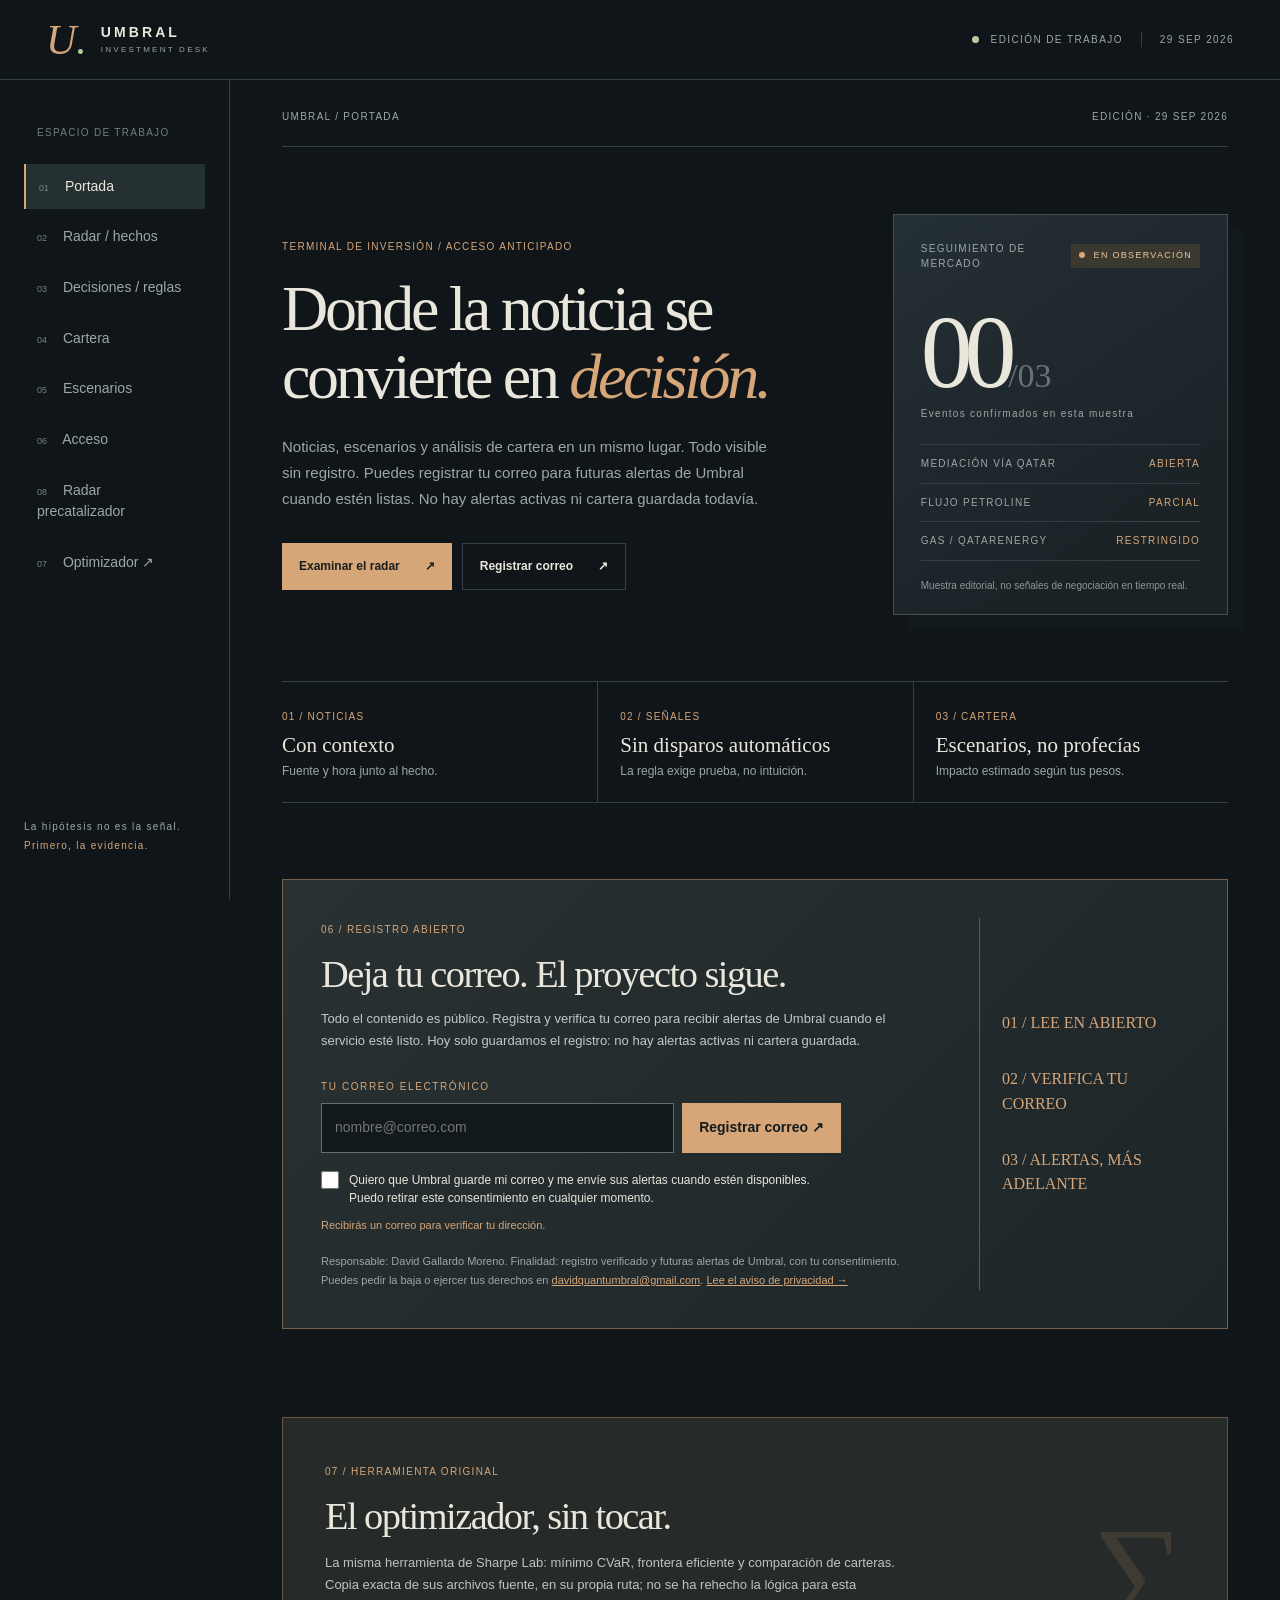
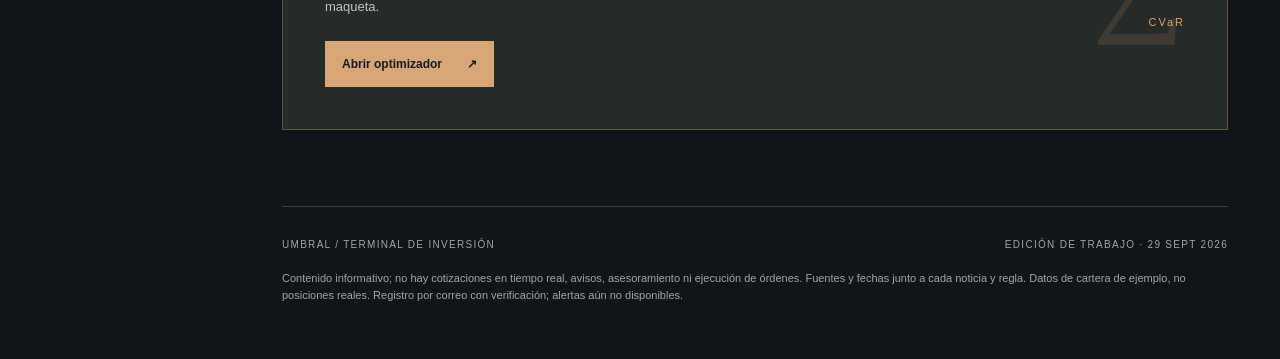
<file: index.html>
<!doctype html>
<html lang="es">
  <head>
    <meta charset="utf-8" />
    <meta name="viewport" content="width=device-width, initial-scale=1" />
    <meta name="theme-color" content="#12171b" />
    <title>Portada · UMBRAL</title>
    <link rel="stylesheet" href="./style.css" />
    <style>
      .signup-trap {
        position: absolute;
        left: -10000px;
        width: 1px;
        height: 1px;
        overflow: hidden;
      }
      .signup-box label.signup-consent {
        display: flex;
        gap: 10px;
        align-items: flex-start;
        margin-top: 18px;
        letter-spacing: 0;
        font-size: 12px;
        color: var(--text);
        line-height: 1.5;
      }
      .signup-consent input {
        flex: none;
        width: 18px;
        height: 18px;
        accent-color: var(--gold);
        margin: 0;
      }
      .privacy a,
      .privacy-page a {
        color: var(--gold);
        text-decoration: underline;
        overflow-wrap: anywhere;
      }
      .privacy-page {
        max-width: 850px;
        padding-top: 40px;
      }
      .privacy-page h2 {
        font-size: 29px;
        margin: 32px 0 14px;
      }
      .privacy-page p {
        color: var(--muted);
        line-height: 1.8;
      }
      .privacy-page h1 {
        font-size: clamp(40px, 6vw, 68px);
      }
    </style>
  </head>
  <body class="page-portada">
    <div class="shell">
      <header class="topbar">
        <a class="brand" href="./" aria-label="Umbral, inicio"
          ><span class="brandmark">U<span class="markdot">.</span></span
          ><span class="brandname"
            >UMBRAL<small>INVESTMENT DESK</small></span
          ></a
        >
        <div class="session">
          <span class="live-dot"></span><span>EDICIÓN DE TRABAJO</span
          ><span class="top-date">29 SEP 2026</span>
        </div>
      </header>
      <div class="layout">
        <aside class="rail">
          <div class="rail-label">ESPACIO DE TRABAJO</div>
          <nav aria-label="Secciones">
            <a class="active" aria-current="page" href="./"
              ><span>01</span> Portada</a
            ><a href="./radar.html"><span>02</span> Radar / hechos</a
            ><a href="./decisiones.html"><span>03</span> Decisiones / reglas</a
            ><a href="./cartera.html"><span>04</span> Cartera</a
            ><a href="./escenarios.html"><span>05</span> Escenarios</a
            ><a href="./#registro"><span>06</span> Acceso</a
            ><a href="./precatalizador.html"
              ><span>08</span> Radar precatalizador</a
            ><a href="./optimizador/"><span>07</span> Optimizador ↗</a>
          </nav>
          <div class="rail-bottom">
            La hipótesis no es la señal.<br /><strong
              >Primero, la evidencia.</strong
            >
          </div>
        </aside>
        <main>
          <div class="eyebrow">
            <span>UMBRAL / PORTADA</span><span>EDICIÓN · 29 SEP 2026</span>
          </div>
          <section class="hero">
            <div>
              <div class="kicker">
                TERMINAL DE INVERSIÓN / ACCESO ANTICIPADO
              </div>
              <h1>Donde la noticia se convierte en <em>decisión.</em></h1>
              <p>
                Noticias, escenarios y análisis de cartera en un mismo lugar.
                Todo visible sin registro. Puedes registrar tu correo para
                futuras alertas de Umbral cuando estén listas. No hay alertas
                activas ni cartera guardada todavía.
              </p>
              <div class="hero-actions">
                <a class="button primary" href="./radar.html"
                  >Examinar el radar <span>↗</span></a
                ><a class="button quiet" href="./#registro"
                  >Registrar correo <span>↗</span></a
                >
              </div>
            </div>
            <div class="hero-figure">
              <div class="figure-top">
                <span>SEGUIMIENTO DE MERCADO</span
                ><span class="status-pill"><i></i> EN OBSERVACIÓN</span>
              </div>
              <div class="figure-number">00<span>/03</span></div>
              <div class="figure-desc">Eventos confirmados en esta muestra</div>
              <div class="figure-divider"></div>
              <div class="figure-row">
                <span>MEDIACIÓN VÍA QATAR</span><b>ABIERTA</b>
              </div>
              <div class="figure-row">
                <span>FLUJO PETROLINE</span><b>PARCIAL</b>
              </div>
              <div class="figure-row">
                <span>GAS / QATARENERGY</span><b>RESTRINGIDO</b>
              </div>
              <small
                >Muestra editorial, no señales de negociación en tiempo
                real.</small
              >
            </div>
          </section>
          <section class="metrics" aria-label="Estado de los módulos">
            <div>
              <span>01 / NOTICIAS</span><strong>Con contexto</strong>
              <p>Fuente y hora junto al hecho.</p>
            </div>
            <div>
              <span>02 / SEÑALES</span><strong>Sin disparos automáticos</strong>
              <p>La regla exige prueba, no intuición.</p>
            </div>
            <div>
              <span>03 / CARTERA</span><strong>Escenarios, no profecías</strong>
              <p>Impacto estimado según tus pesos.</p>
            </div>
          </section>
          <section id="registro" class="section signup-section">
            <div class="signup-box">
              <div>
                <span class="section-num">06 / REGISTRO ABIERTO</span>
                <h2>Deja tu correo. El proyecto sigue.</h2>
                <p>
                  Todo el contenido es público. Registra y verifica tu correo
                  para recibir alertas de Umbral cuando el servicio esté listo.
                  Hoy solo guardamos el registro: no hay alertas activas ni
                  cartera guardada.
                </p>
                <form id="signup-form" novalidate>
                  <label for="signup-email">TU CORREO ELECTRÓNICO</label>
                  <div class="signup-controls">
                    <input
                      id="signup-email"
                      type="email"
                      autocomplete="email"
                      maxlength="254"
                      required
                      placeholder="nombre@correo.com"
                    /><button type="submit">Registrar correo ↗</button>
                  </div>
                  <div class="signup-trap" aria-hidden="true">
                    <label for="signup-website">Deja este campo vacío</label
                    ><input
                      id="signup-website"
                      type="text"
                      name="website"
                      tabindex="-1"
                      autocomplete="off"
                    />
                  </div>
                  <label class="signup-consent"
                    ><input id="signup-consent" type="checkbox" required /><span
                      >Quiero que Umbral guarde mi correo y me envíe sus alertas
                      cuando estén disponibles. Puedo retirar este
                      consentimiento en cualquier momento.</span
                    ></label
                  >
                  <p id="signup-state" role="status" aria-live="polite">
                    Recibirás un correo para verificar tu dirección.
                  </p>
                </form>
                <p class="privacy">
                  Responsable: David Gallardo Moreno. Finalidad: registro
                  verificado y futuras alertas de Umbral, con tu consentimiento.
                  Puedes pedir la baja o ejercer tus derechos en
                  <a href="mailto:davidquantumbral@gmail.com"
                    >davidquantumbral@gmail.com</a
                  >.
                  <a href="./privacidad.html">Lee el aviso de privacidad →</a>
                </p>
              </div>
              <div class="signup-aside">
                <span>01 / LEE EN ABIERTO</span
                ><span>02 / VERIFICA TU CORREO</span
                ><span>03 / ALERTAS, MÁS ADELANTE</span>
              </div>
            </div>
          </section>
          <section id="optimizador" class="section optimizer-section">
            <div class="optimizer-box">
              <div>
                <span class="section-num">07 / HERRAMIENTA ORIGINAL</span>
                <h2>El optimizador, sin tocar.</h2>
                <p>
                  La misma herramienta de Sharpe Lab: mínimo CVaR, frontera
                  eficiente y comparación de carteras. Copia exacta de sus
                  archivos fuente, en su propia ruta; no se ha rehecho la lógica
                  para esta maqueta.
                </p>
                <a class="button primary" href="./optimizador/"
                  >Abrir optimizador <span>↗</span></a
                >
              </div>
              <div class="optimizer-glyph" aria-hidden="true">
                ∑<span>CVaR</span>
              </div>
            </div>
          </section>
          <footer>
            <span>UMBRAL / TERMINAL DE INVERSIÓN</span
            ><span>EDICIÓN DE TRABAJO · 29 SEPT 2026</span>
            <p>
              Contenido informativo; no hay cotizaciones en tiempo real, avisos,
              asesoramiento ni ejecución de órdenes. Fuentes y fechas junto a
              cada noticia y regla. Datos de cartera de ejemplo, no posiciones
              reales. Registro por correo con verificación; alertas aún no
              disponibles.
            </p>
          </footer>
        </main>
      </div>
    </div>
    <script>
      const ids = (id) => document.getElementById(id);
      // Public browser key only. Never add SMTP or privileged credentials here.
      window.UMBRAL_CONFIG = {
        supabaseUrl: "https://ztyoavosfmhnsngttyth.supabase.co",
        supabaseAnonKey: "sb_publishable_Usrtstq70LDML8jJwVD9wg_-28xwqew",
      };
      const signupForm = ids("signup-form"),
        signupState = ids("signup-state"),
        c = window.UMBRAL_CONFIG || {};
      const ready = Boolean(
        /^https:\/\/[a-z0-9-]+\.supabase\.co\/?$/i.test(c.supabaseUrl) &&
        c.supabaseAnonKey,
      );
      const consentVersion = "2026-09-30";
      let nextAttempt = 0;
      try {
        nextAttempt = Number(sessionStorage.getItem("umbral-signup-next")) || 0;
      } catch (_) {}
      if (signupForm && !ready) {
        signupForm.querySelector("button").disabled = true;
      } else if (signupForm) {
        const fragment = new URLSearchParams(location.hash.slice(1));
        const token = fragment.get("access_token");
        const confirmationError =
          fragment.get("error") || fragment.get("error_code");
        if (token || confirmationError) {
          history.replaceState(
            null,
            "",
            location.pathname + location.search + "#registro",
          );
          if (token) {
            signupState.textContent = "Comprobando la verificación del correo…";
            fetch(c.supabaseUrl + "/auth/v1/user", {
              headers: {
                apikey: c.supabaseAnonKey,
                Authorization: "Bearer " + token,
              },
            })
              .then((r) => {
                if (!r.ok) throw new Error("verification");
                return r.json();
              })
              .then((user) => {
                signupState.textContent = user.email_confirmed_at
                  ? "Correo verificado. Tu registro queda guardado. Las alertas llegarán cuando estén disponibles."
                  : "La verificación no está completa. Solicita un nuevo enlace.";
              })
              .catch(() => {
                signupState.textContent =
                  "No hemos podido comprobar la verificación. Solicita un nuevo enlace.";
              });
          } else {
            signupState.textContent =
              "El enlace ha caducado o no es válido. Puedes solicitar uno nuevo.";
          }
        }
        signupForm.addEventListener("submit", async (event) => {
          event.preventDefault();
          if (ids("signup-website").value) return;
          const email = ids("signup-email").value.trim();
          if (!email || !ids("signup-email").checkValidity()) {
            signupState.textContent = "Introduce un correo válido.";
            return;
          }
          if (!ids("signup-consent").checked) {
            signupState.textContent =
              "Marca la casilla si quieres registrar tu correo para futuras alertas.";
            return;
          }
          if (Date.now() < nextAttempt) {
            signupState.textContent =
              "Espera un minuto antes de pedir otro enlace.";
            return;
          }
          const btn = signupForm.querySelector("button");
          btn.disabled = true;
          nextAttempt = Date.now() + 60000;
          try {
            sessionStorage.setItem("umbral-signup-next", String(nextAttempt));
          } catch (_) {}
          signupState.textContent = "Enviando el enlace de verificación…";
          try {
            const redirect = location.origin + location.pathname;
            const response = await fetch(
              c.supabaseUrl.replace(/\/$/, "") +
                "/auth/v1/otp?redirect_to=" +
                encodeURIComponent(redirect),
              {
                method: "POST",
                headers: {
                  "Content-Type": "application/json",
                  apikey: c.supabaseAnonKey,
                },
                body: JSON.stringify({
                  email,
                  create_user: true,
                  data: {
                    umbral_alerts_consent: true,
                    consent_version: consentVersion,
                    consent_at: new Date().toISOString(),
                    consent_purpose:
                      "Registro verificado y futuras alertas de Umbral",
                    signup_source: "umbral-public-form",
                  },
                }),
              },
            );
            if (response.status === 429) {
              signupState.textContent =
                "Se ha alcanzado el límite temporal de envíos. Prueba más tarde.";
              return;
            }
            if (!response.ok) throw new Error("signup");
            signupState.textContent =
              "Si el correo puede registrarse, recibirás un enlace. Ábrelo para verificar tu dirección. Revisa también spam.";
            signupForm.reset();
          } catch (_) {
            signupState.textContent =
              "No se ha podido enviar el enlace. No damos el registro por terminado. Prueba más tarde.";
          } finally {
            btn.disabled = false;
          }
        });
      }
    </script>
  </body>
</html>
</file>
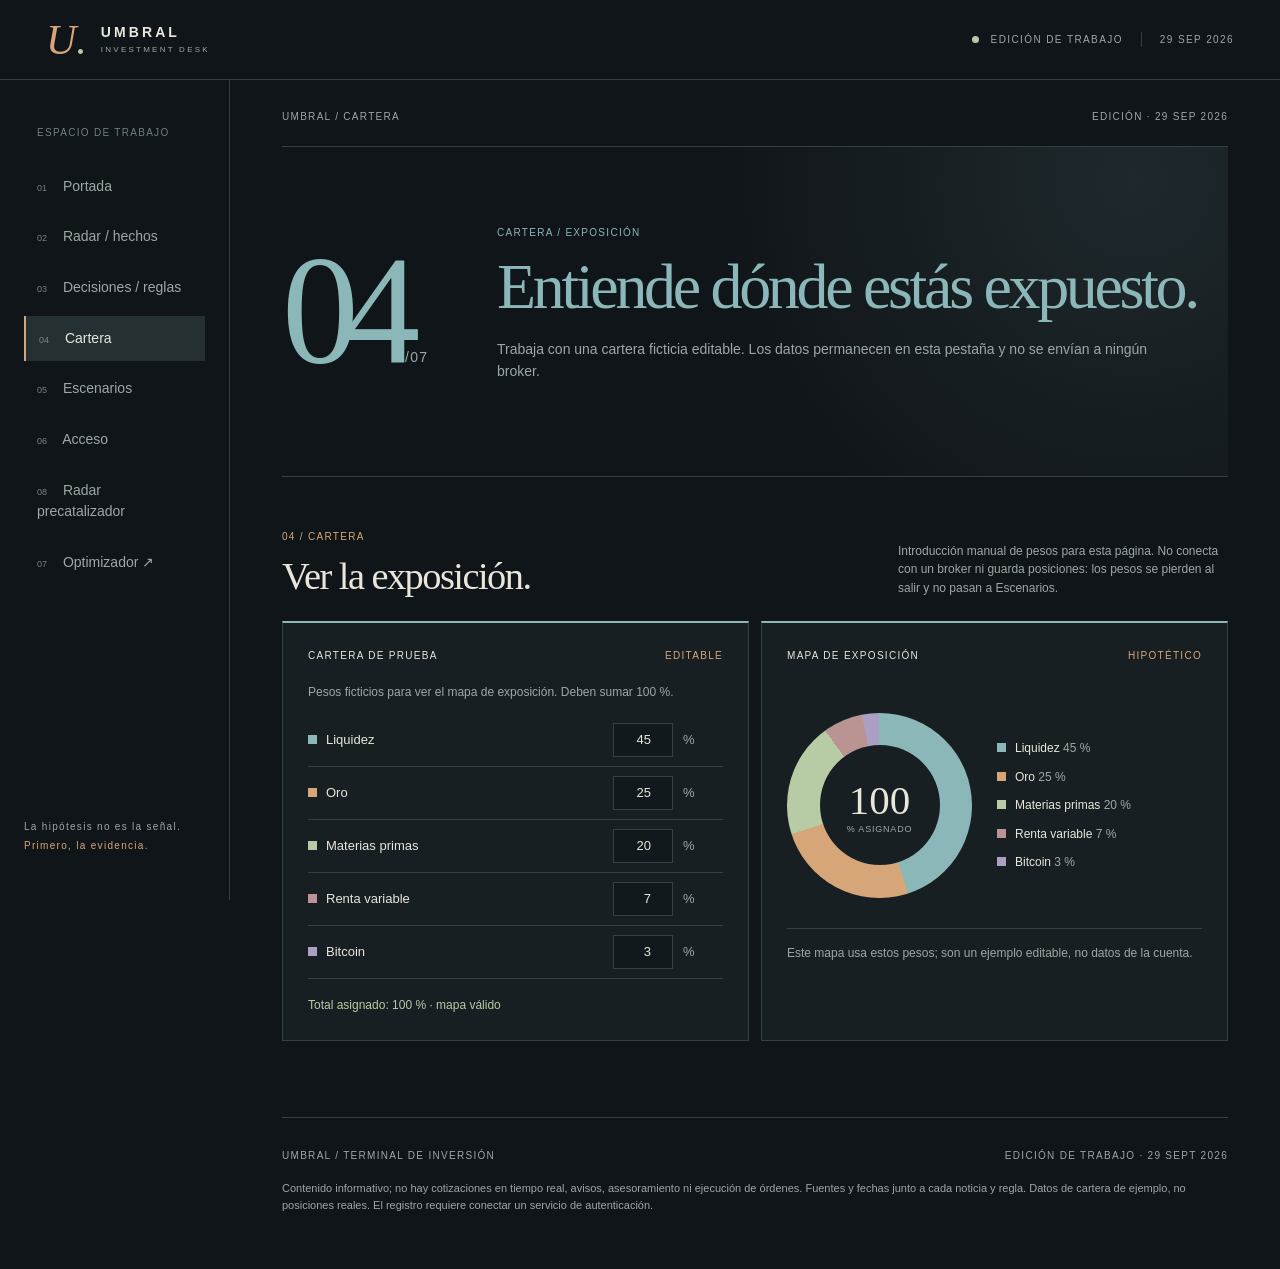
<file: cartera.html>
<!doctype html>
<html lang="es"><head><meta charset="utf-8"><meta name="viewport" content="width=device-width, initial-scale=1"><meta name="theme-color" content="#12171b"><title>Cartera · UMBRAL</title><link rel="stylesheet" href="./style.css"></head><body class="page-cartera"><div class="shell"><header class="topbar"><a class="brand" href="./" aria-label="Umbral, inicio"><span class="brandmark">U<span class="markdot">.</span></span><span class="brandname">UMBRAL<small>INVESTMENT DESK</small></span></a><div class="session"><span class="live-dot"></span><span>EDICIÓN DE TRABAJO</span><span class="top-date">29 SEP 2026</span></div></header><div class="layout"><aside class="rail"><div class="rail-label">ESPACIO DE TRABAJO</div><nav aria-label="Secciones"><a  href="./"><span>01</span> Portada</a><a href="./radar.html"><span>02</span> Radar / hechos</a><a href="./decisiones.html"><span>03</span> Decisiones / reglas</a><a class="active" aria-current="page" href="./cartera.html"><span>04</span> Cartera</a><a href="./escenarios.html"><span>05</span> Escenarios</a><a href="./#registro"><span>06</span> Acceso</a><a href="./precatalizador.html"><span>08</span> Radar precatalizador</a><a href="./optimizador/"><span>07</span> Optimizador ↗</a></nav><div class="rail-bottom">La hipótesis no es la señal.<br><strong>Primero, la evidencia.</strong></div></aside><main><div class="eyebrow"><span>UMBRAL / CARTERA</span><span>EDICIÓN · 29 SEP 2026</span></div><div class="page-masthead"><div class="mast-no">04<span>/07</span></div><div><div class="kicker">CARTERA / EXPOSICIÓN</div><h1>Entiende dónde estás expuesto.</h1><p>Trabaja con una cartera ficticia editable. Los datos permanecen en esta pestaña y no se envían a ningún broker.</p></div></div><section class="section"><div class="section-head"><div><span class="section-num">04 / CARTERA</span><h2>Ver la exposición.</h2></div><p>Introducción manual de pesos para esta página. No conecta con un broker ni guarda posiciones: los pesos se pierden al salir y no pasan a Escenarios.</p></div><div class="portfolio-grid"><div class="panel"><div class="panel-title">CARTERA DE PRUEBA <span>EDITABLE</span></div><p class="helper">Pesos ficticios para ver el mapa de exposición. Deben sumar 100 %.</p><div id="weight-inputs"></div><div class="weight-total" id="weight-total"></div></div><div class="panel portfolio-view"><div class="panel-title">MAPA DE EXPOSICIÓN <span>HIPOTÉTICO</span></div><div class="donut-wrap"><div class="donut" id="donut"><div class="donut-center">100<small>% ASIGNADO</small></div></div><div class="legend" id="legend"></div></div><p class="insight" id="portfolio-insight"></p></div></div></section><footer><span>UMBRAL / TERMINAL DE INVERSIÓN</span><span>EDICIÓN DE TRABAJO · 29 SEPT 2026</span><p>Contenido informativo; no hay cotizaciones en tiempo real, avisos, asesoramiento ni ejecución de órdenes. Fuentes y fechas junto a cada noticia y regla. Datos de cartera de ejemplo, no posiciones reales. El registro requiere conectar un servicio de autenticación.</p></footer></main></div></div><script src="./config.js"></script><script src="./app.js"></script></body></html>
</file>
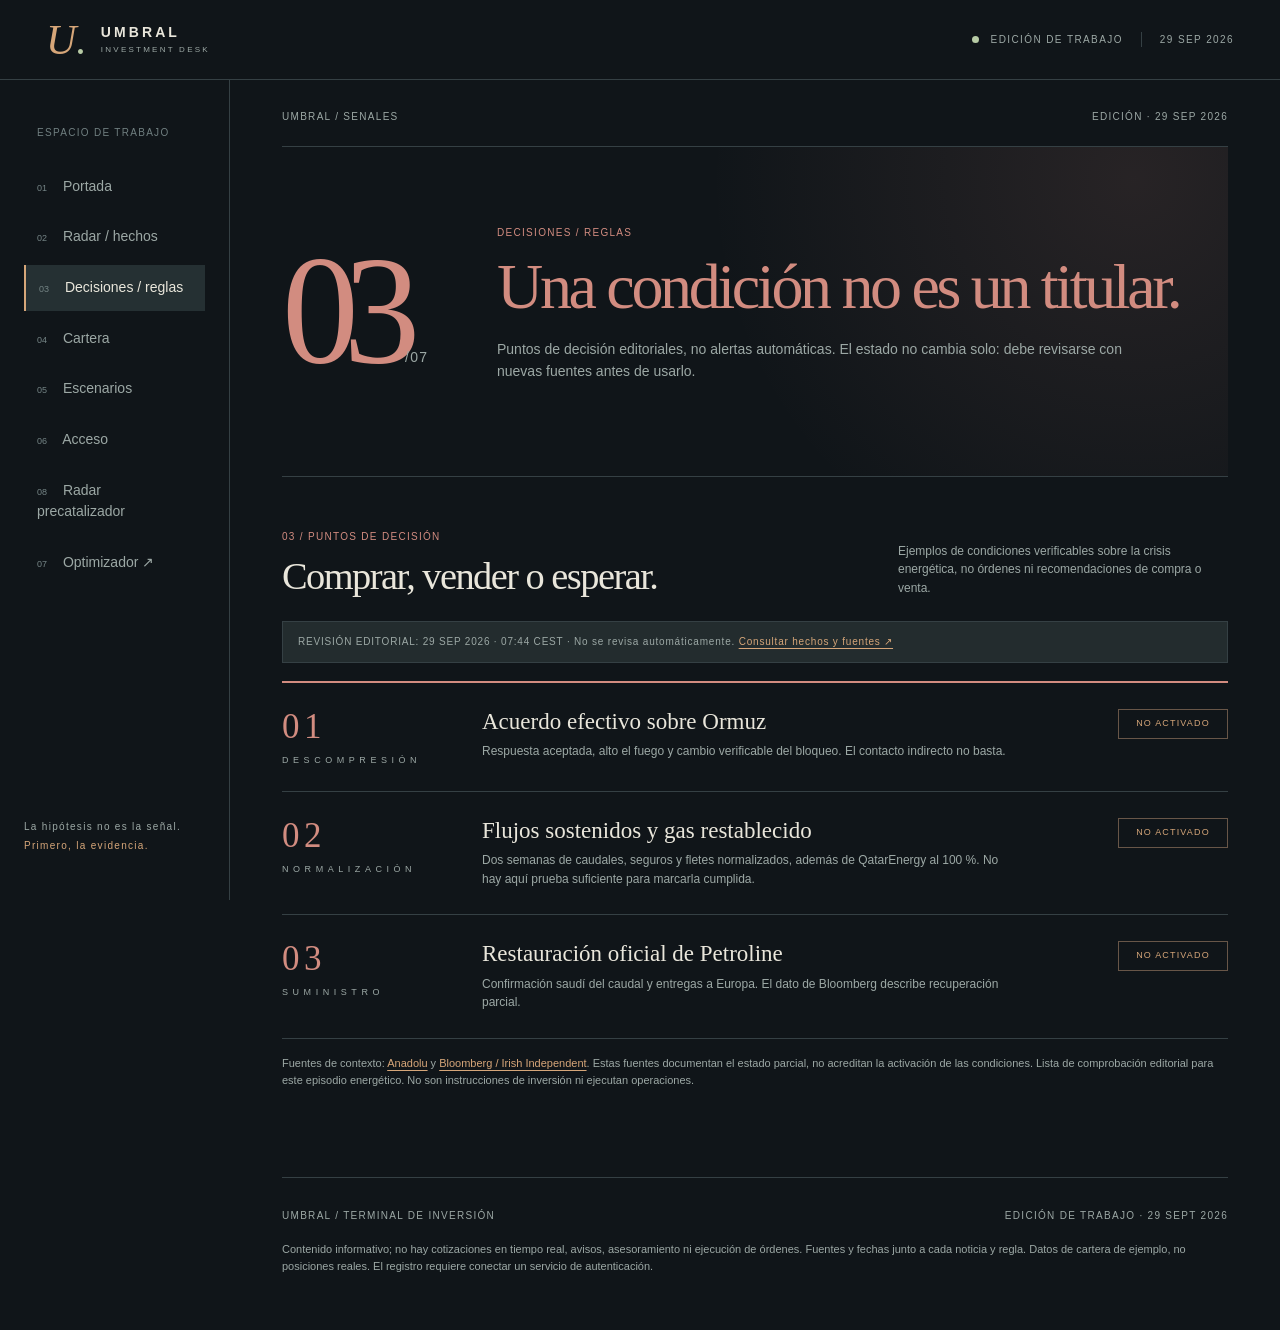
<file: decisiones.html>
<!doctype html>
<html lang="es"><head><meta charset="utf-8"><meta name="viewport" content="width=device-width, initial-scale=1"><meta name="theme-color" content="#12171b"><title>Decisiones · UMBRAL</title><link rel="stylesheet" href="./style.css"></head><body class="page-senales"><div class="shell"><header class="topbar"><a class="brand" href="./" aria-label="Umbral, inicio"><span class="brandmark">U<span class="markdot">.</span></span><span class="brandname">UMBRAL<small>INVESTMENT DESK</small></span></a><div class="session"><span class="live-dot"></span><span>EDICIÓN DE TRABAJO</span><span class="top-date">29 SEP 2026</span></div></header><div class="layout"><aside class="rail"><div class="rail-label">ESPACIO DE TRABAJO</div><nav aria-label="Secciones"><a  href="./"><span>01</span> Portada</a><a href="./radar.html"><span>02</span> Radar / hechos</a><a class="active" aria-current="page" href="./decisiones.html"><span>03</span> Decisiones / reglas</a><a href="./cartera.html"><span>04</span> Cartera</a><a href="./escenarios.html"><span>05</span> Escenarios</a><a href="./#registro"><span>06</span> Acceso</a><a href="./precatalizador.html"><span>08</span> Radar precatalizador</a><a href="./optimizador/"><span>07</span> Optimizador ↗</a></nav><div class="rail-bottom">La hipótesis no es la señal.<br><strong>Primero, la evidencia.</strong></div></aside><main><div class="eyebrow"><span>UMBRAL / SENALES</span><span>EDICIÓN · 29 SEP 2026</span></div><div class="page-masthead"><div class="mast-no">03<span>/07</span></div><div><div class="kicker">DECISIONES / REGLAS</div><h1>Una condición no es un titular.</h1><p>Puntos de decisión editoriales, no alertas automáticas. El estado no cambia solo: debe revisarse con nuevas fuentes antes de usarlo.</p></div></div><section class="section"><div class="section-head"><div><span class="section-num">03 / PUNTOS DE DECISIÓN</span><h2>Comprar, vender o esperar.</h2></div><p>Ejemplos de condiciones verificables sobre la crisis energética, no órdenes ni recomendaciones de compra o venta.</p></div><div class="editorial-stamp">REVISIÓN EDITORIAL: 29 SEP 2026 · 07:44 CEST · No se revisa automáticamente. <a href="./radar.html">Consultar hechos y fuentes ↗</a></div><div class="signal-list" data-editorial-version="2026-09-29"><article class="signal"><div class="signal-id">01 <span>DESCOMPRESIÓN</span></div><div><h3>Acuerdo efectivo sobre Ormuz</h3><p>Respuesta aceptada, alto el fuego y cambio verificable del bloqueo. El contacto indirecto no basta.</p></div><div class="signal-status">NO ACTIVADO</div></article><article class="signal"><div class="signal-id">02 <span>NORMALIZACIÓN</span></div><div><h3>Flujos sostenidos y gas restablecido</h3><p>Dos semanas de caudales, seguros y fletes normalizados, además de QatarEnergy al 100 %. No hay aquí prueba suficiente para marcarla cumplida.</p></div><div class="signal-status">NO ACTIVADO</div></article><article class="signal"><div class="signal-id">03 <span>SUMINISTRO</span></div><div><h3>Restauración oficial de Petroline</h3><p>Confirmación saudí del caudal y entregas a Europa. El dato de Bloomberg describe recuperación parcial.</p></div><div class="signal-status">NO ACTIVADO</div></article></div><p class="source-note">Fuentes de contexto: <a href="https://www.aa.com.tr/en/middle-east/iran-says-qatar-to-present-us-with-new-ideas-aimed-at-reopening-strait-of-hormuz/4072093" target="_blank" rel="noopener noreferrer">Anadolu</a> y <a href="https://www.independent.ie/business/world/saudi-arabia-restored-half-of-capacity-on-key-oil-pipeline/a/162289902.html" target="_blank" rel="noopener noreferrer">Bloomberg / Irish Independent</a>. Estas fuentes documentan el estado parcial, no acreditan la activación de las condiciones. Lista de comprobación editorial para este episodio energético. No son instrucciones de inversión ni ejecutan operaciones.</p></section><footer><span>UMBRAL / TERMINAL DE INVERSIÓN</span><span>EDICIÓN DE TRABAJO · 29 SEPT 2026</span><p>Contenido informativo; no hay cotizaciones en tiempo real, avisos, asesoramiento ni ejecución de órdenes. Fuentes y fechas junto a cada noticia y regla. Datos de cartera de ejemplo, no posiciones reales. El registro requiere conectar un servicio de autenticación.</p></footer></main></div></div><script src="./config.js"></script><script src="./app.js"></script></body></html>
</file>
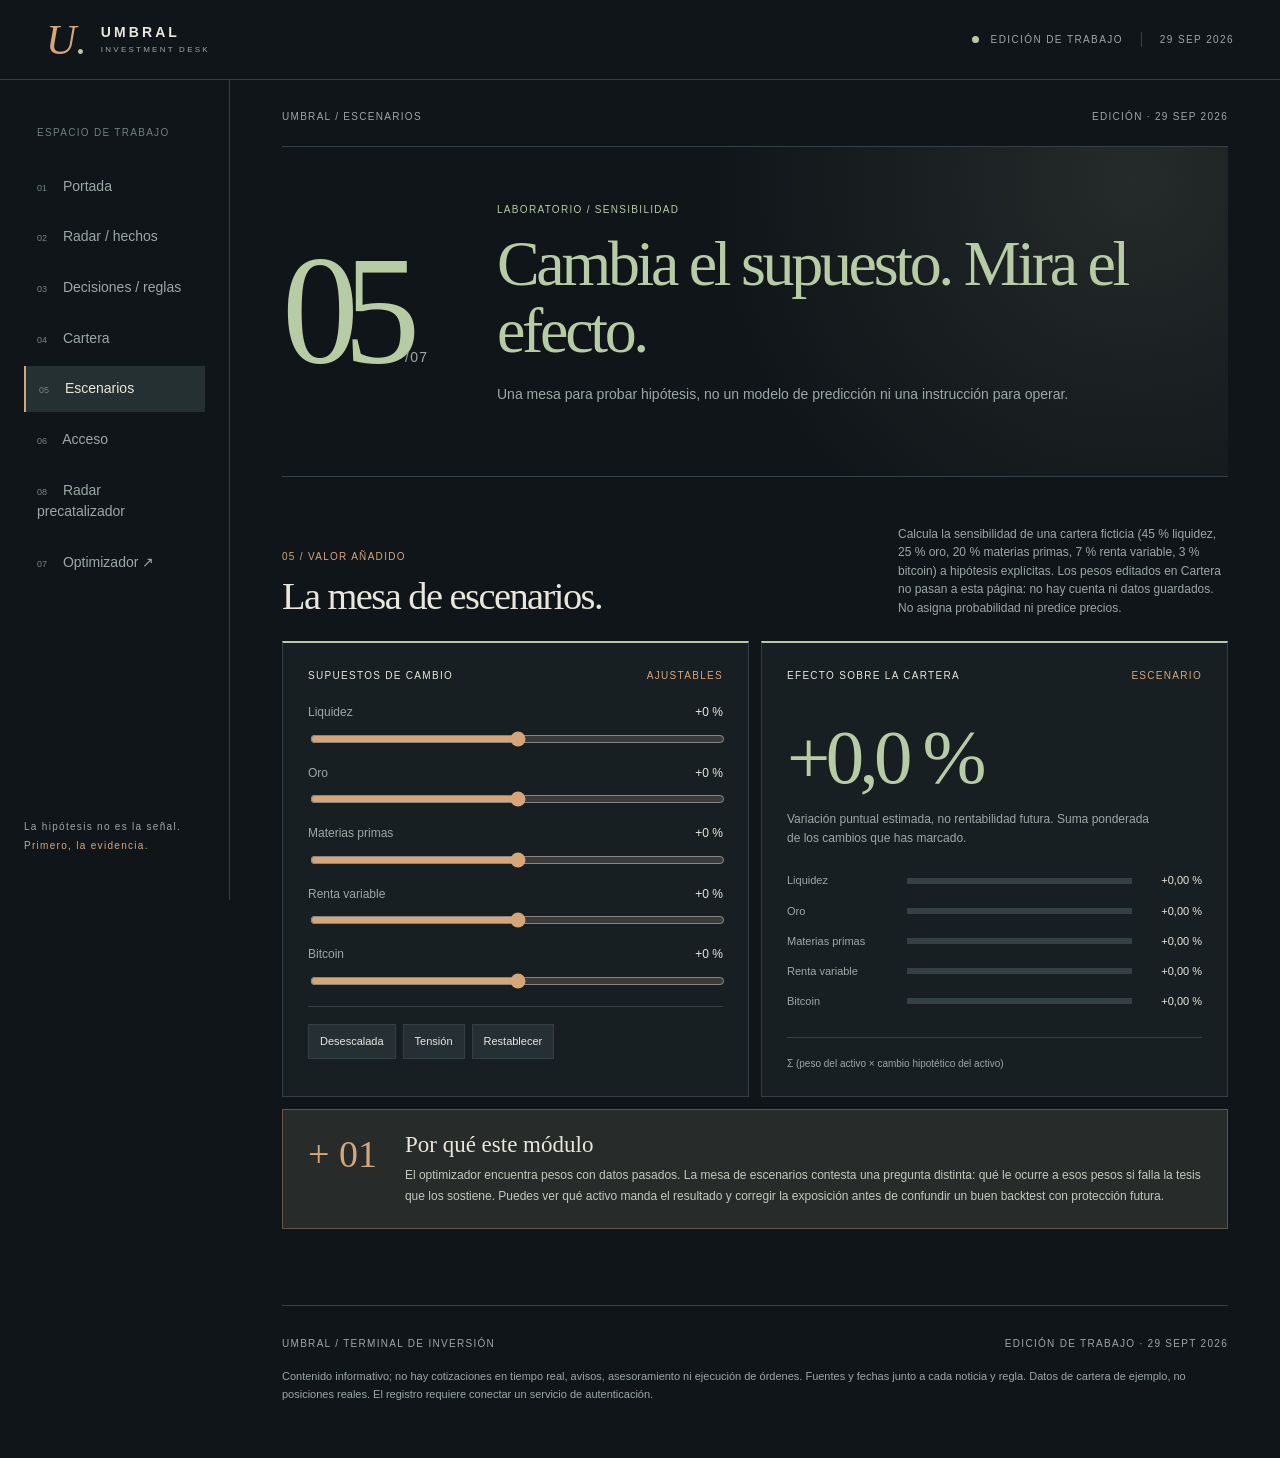
<file: escenarios.html>
<!doctype html>
<html lang="es"><head><meta charset="utf-8"><meta name="viewport" content="width=device-width, initial-scale=1"><meta name="theme-color" content="#12171b"><title>Escenarios · UMBRAL</title><link rel="stylesheet" href="./style.css"></head><body class="page-escenarios"><div class="shell"><header class="topbar"><a class="brand" href="./" aria-label="Umbral, inicio"><span class="brandmark">U<span class="markdot">.</span></span><span class="brandname">UMBRAL<small>INVESTMENT DESK</small></span></a><div class="session"><span class="live-dot"></span><span>EDICIÓN DE TRABAJO</span><span class="top-date">29 SEP 2026</span></div></header><div class="layout"><aside class="rail"><div class="rail-label">ESPACIO DE TRABAJO</div><nav aria-label="Secciones"><a  href="./"><span>01</span> Portada</a><a href="./radar.html"><span>02</span> Radar / hechos</a><a href="./decisiones.html"><span>03</span> Decisiones / reglas</a><a href="./cartera.html"><span>04</span> Cartera</a><a class="active" aria-current="page" href="./escenarios.html"><span>05</span> Escenarios</a><a href="./#registro"><span>06</span> Acceso</a><a href="./precatalizador.html"><span>08</span> Radar precatalizador</a><a href="./optimizador/"><span>07</span> Optimizador ↗</a></nav><div class="rail-bottom">La hipótesis no es la señal.<br><strong>Primero, la evidencia.</strong></div></aside><main><div class="eyebrow"><span>UMBRAL / ESCENARIOS</span><span>EDICIÓN · 29 SEP 2026</span></div><div class="page-masthead"><div class="mast-no">05<span>/07</span></div><div><div class="kicker">LABORATORIO / SENSIBILIDAD</div><h1>Cambia el supuesto. Mira el efecto.</h1><p>Una mesa para probar hipótesis, no un modelo de predicción ni una instrucción para operar.</p></div></div><section class="section"><div class="section-head"><div><span class="section-num">05 / VALOR AÑADIDO</span><h2>La mesa de escenarios.</h2></div><p>Calcula la sensibilidad de una cartera ficticia (45 % liquidez, 25 % oro, 20 % materias primas, 7 % renta variable, 3 % bitcoin) a hipótesis explícitas. Los pesos editados en Cartera no pasan a esta página: no hay cuenta ni datos guardados. No asigna probabilidad ni predice precios.</p></div><div class="scenario-grid"><div class="panel scenario-controls"><div class="panel-title">SUPUESTOS DE CAMBIO <span>AJUSTABLES</span></div><label>Liquidez <output id="o-cash">0 %</output><input aria-label="Cambio de liquidez" id="s-cash" type="range" min="-30" max="30" value="0"></label><label>Oro <output id="o-gold">0 %</output><input aria-label="Cambio del oro" id="s-gold" type="range" min="-30" max="30" value="0"></label><label>Materias primas <output id="o-comm">0 %</output><input aria-label="Cambio de materias primas" id="s-comm" type="range" min="-30" max="30" value="0"></label><label>Renta variable <output id="o-equity">0 %</output><input aria-label="Cambio de renta variable" id="s-equity" type="range" min="-30" max="30" value="0"></label><label>Bitcoin <output id="o-btc">0 %</output><input aria-label="Cambio de bitcoin" id="s-btc" type="range" min="-50" max="50" value="0"></label><div class="preset-row"><button data-preset="calma">Desescalada</button><button data-preset="tension">Tensión</button><button data-preset="reset">Restablecer</button></div></div><div class="panel impact"><div class="panel-title">EFECTO SOBRE LA CARTERA <span>ESCENARIO</span></div><div class="impact-value" id="impact-value">+0,0 %</div><p>Variación puntual estimada, no rentabilidad futura. Suma ponderada de los cambios que has marcado.</p><div class="impact-bars" id="impact-bars"></div><div class="formula">Σ (peso del activo × cambio hipotético del activo)</div></div></div><div class="add-value"><span class="add-num">+ 01</span><div><h3>Por qué este módulo</h3><p>El optimizador encuentra pesos con datos pasados. La mesa de escenarios contesta una pregunta distinta: qué le ocurre a esos pesos si falla la tesis que los sostiene. Puedes ver qué activo manda el resultado y corregir la exposición antes de confundir un buen backtest con protección futura.</p></div></div></section><footer><span>UMBRAL / TERMINAL DE INVERSIÓN</span><span>EDICIÓN DE TRABAJO · 29 SEPT 2026</span><p>Contenido informativo; no hay cotizaciones en tiempo real, avisos, asesoramiento ni ejecución de órdenes. Fuentes y fechas junto a cada noticia y regla. Datos de cartera de ejemplo, no posiciones reales. El registro requiere conectar un servicio de autenticación.</p></footer></main></div></div><script src="./config.js"></script><script src="./app.js"></script></body></html>
</file>
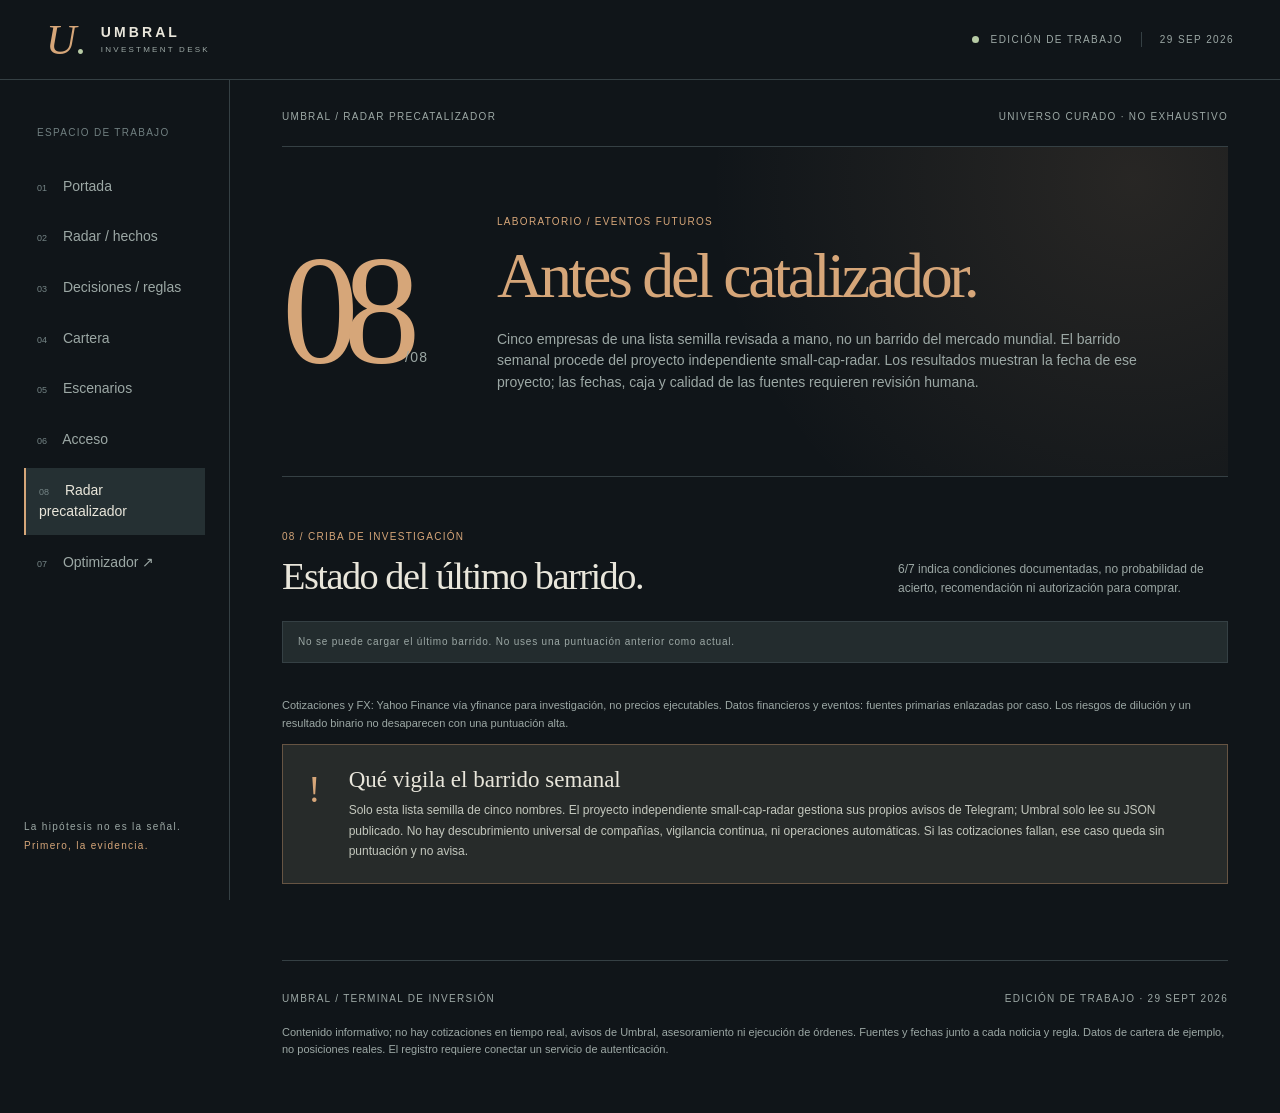
<file: precatalizador.html>
<!doctype html><html lang="es"><head><meta charset="utf-8"><meta name="viewport" content="width=device-width,initial-scale=1"><meta name="theme-color" content="#12171b"><title>Radar precatalizador · UMBRAL</title><link rel="stylesheet" href="./style.css"></head><body class="page-precat"><div class="shell"><header class="topbar"><a class="brand" href="./" aria-label="Umbral, inicio"><span class="brandmark">U<span class="markdot">.</span></span><span class="brandname">UMBRAL<small>INVESTMENT DESK</small></span></a><div class="session"><span class="live-dot"></span><span>EDICIÓN DE TRABAJO</span><span class="top-date">29 SEP 2026</span></div></header><div class="layout"><aside class="rail"><div class="rail-label">ESPACIO DE TRABAJO</div><nav aria-label="Secciones"><a  href="./"><span>01</span> Portada</a><a href="./radar.html"><span>02</span> Radar / hechos</a><a href="./decisiones.html"><span>03</span> Decisiones / reglas</a><a href="./cartera.html"><span>04</span> Cartera</a><a href="./escenarios.html"><span>05</span> Escenarios</a><a href="./#registro"><span>06</span> Acceso</a><a class="active" aria-current="page" href="./precatalizador.html"><span>08</span> Radar precatalizador</a><a href="./optimizador/"><span>07</span> Optimizador ↗</a></nav><div class="rail-bottom">La hipótesis no es la señal.<br><strong>Primero, la evidencia.</strong></div></aside><main><div class="eyebrow"><span>UMBRAL / RADAR PRECATALIZADOR</span><span>UNIVERSO CURADO · NO EXHAUSTIVO</span></div><div class="page-masthead"><div class="mast-no">08<span>/08</span></div><div><div class="kicker">LABORATORIO / EVENTOS FUTUROS</div><h1>Antes del catalizador.</h1><p>Cinco empresas de una lista semilla revisada a mano, no un barrido del mercado mundial. El barrido semanal procede del proyecto independiente <a href="https://github.com/Davizz-dev13/small-cap-radar" target="_blank" rel="noopener noreferrer">small-cap-radar</a>. Los resultados muestran la fecha de ese proyecto; las fechas, caja y calidad de las fuentes requieren revisión humana.</p></div></div><section class="section"><div class="section-head"><div><span class="section-num">08 / CRIBA DE INVESTIGACIÓN</span><h2>Estado del último barrido.</h2></div><p>6/7 indica condiciones documentadas, no probabilidad de acierto, recomendación ni autorización para comprar.</p></div><div id="scan-summary" class="editorial-stamp" role="status">Cargando el último barrido…</div><div id="scan-results" class="scan-grid"></div><p class="source-note">Cotizaciones y FX: Yahoo Finance vía yfinance para investigación, no precios ejecutables. Datos financieros y eventos: fuentes primarias enlazadas por caso. Los riesgos de dilución y un resultado binario no desaparecen con una puntuación alta.</p><div class="add-value"><span class="add-num">!</span><div><h3>Qué vigila el barrido semanal</h3><p>Solo esta lista semilla de cinco nombres. El proyecto independiente small-cap-radar gestiona sus propios avisos de Telegram; Umbral solo lee su JSON publicado. No hay descubrimiento universal de compañías, vigilancia continua, ni operaciones automáticas. Si las cotizaciones fallan, ese caso queda sin puntuación y no avisa.</p></div></div></section><footer><span>UMBRAL / TERMINAL DE INVERSIÓN</span><span>EDICIÓN DE TRABAJO · 29 SEPT 2026</span><p>Contenido informativo; no hay cotizaciones en tiempo real, avisos de Umbral, asesoramiento ni ejecución de órdenes. Fuentes y fechas junto a cada noticia y regla. Datos de cartera de ejemplo, no posiciones reales. El registro requiere conectar un servicio de autenticación.</p></footer></main></div></div><script src="./precatalizador/view.js" defer></script></body></html>
</file>
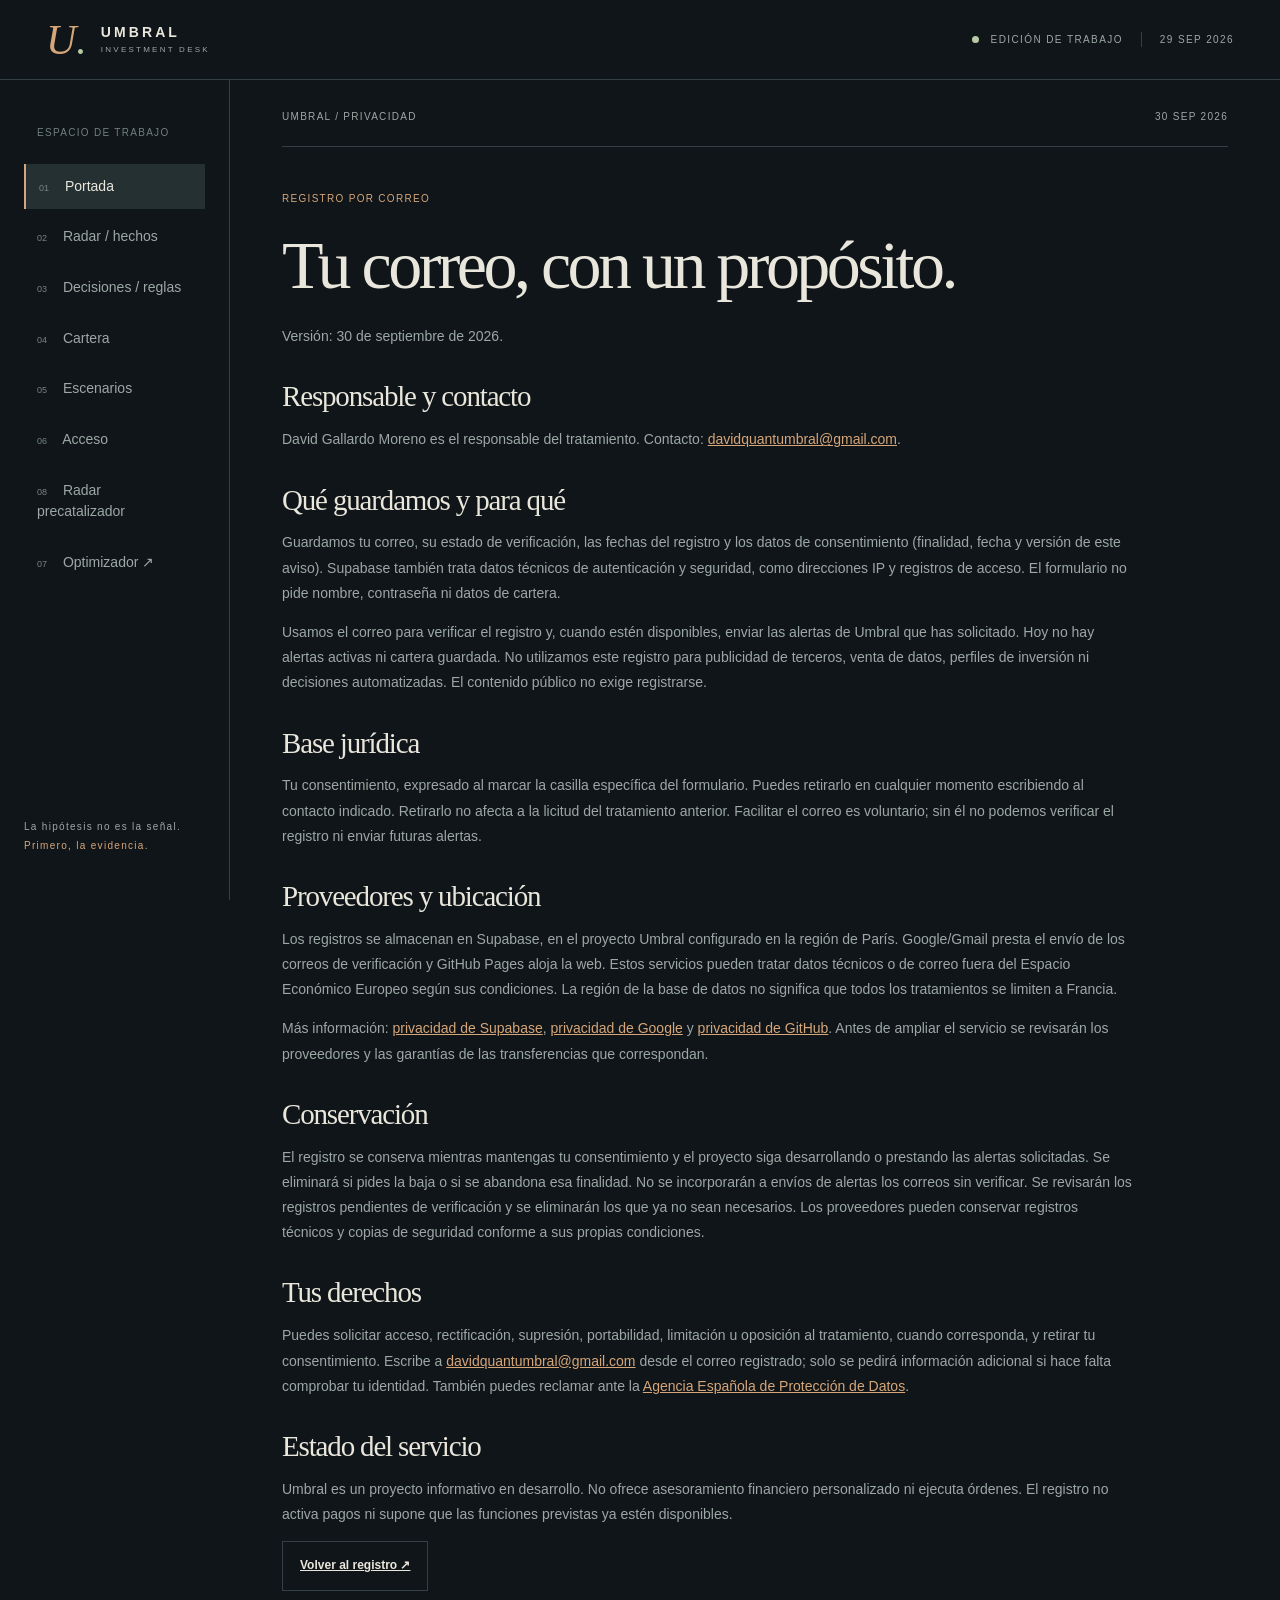
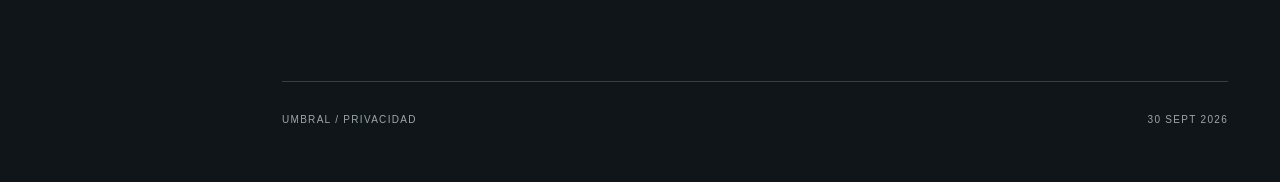
<file: privacidad.html>
<!doctype html>
<html lang="es">
  <head>
    <meta charset="utf-8" />
    <meta name="viewport" content="width=device-width, initial-scale=1" />
    <meta name="theme-color" content="#12171b" />
    <title>Privacidad · UMBRAL</title>
    <link rel="stylesheet" href="./style.css" />
    <style>
      .signup-trap {
        position: absolute;
        left: -10000px;
        width: 1px;
        height: 1px;
        overflow: hidden;
      }
      .signup-box label.signup-consent {
        display: flex;
        gap: 10px;
        align-items: flex-start;
        margin-top: 18px;
        letter-spacing: 0;
        font-size: 12px;
        color: var(--text);
        line-height: 1.5;
      }
      .signup-consent input {
        flex: none;
        width: 18px;
        height: 18px;
        accent-color: var(--gold);
        margin: 0;
      }
      .privacy a,
      .privacy-page a {
        color: var(--gold);
        text-decoration: underline;
        overflow-wrap: anywhere;
      }
      .privacy-page {
        max-width: 850px;
        padding-top: 40px;
      }
      .privacy-page h2 {
        font-size: 29px;
        margin: 32px 0 14px;
      }
      .privacy-page p {
        color: var(--muted);
        line-height: 1.8;
      }
      .privacy-page h1 {
        font-size: clamp(40px, 6vw, 68px);
      }
    </style>
  </head>
  <body class="page-portada">
    <div class="shell">
      <header class="topbar">
        <a class="brand" href="./" aria-label="Umbral, inicio"
          ><span class="brandmark">U<span class="markdot">.</span></span
          ><span class="brandname"
            >UMBRAL<small>INVESTMENT DESK</small></span
          ></a
        >
        <div class="session">
          <span class="live-dot"></span><span>EDICIÓN DE TRABAJO</span
          ><span class="top-date">29 SEP 2026</span>
        </div>
      </header>
      <div class="layout">
        <aside class="rail">
          <div class="rail-label">ESPACIO DE TRABAJO</div>
          <nav aria-label="Secciones">
            <a class="active" aria-current="page" href="./"
              ><span>01</span> Portada</a
            ><a href="./radar.html"><span>02</span> Radar / hechos</a
            ><a href="./decisiones.html"><span>03</span> Decisiones / reglas</a
            ><a href="./cartera.html"><span>04</span> Cartera</a
            ><a href="./escenarios.html"><span>05</span> Escenarios</a
            ><a href="./#registro"><span>06</span> Acceso</a
            ><a href="./precatalizador.html"
              ><span>08</span> Radar precatalizador</a
            ><a href="./optimizador/"><span>07</span> Optimizador ↗</a>
          </nav>
          <div class="rail-bottom">
            La hipótesis no es la señal.<br /><strong
              >Primero, la evidencia.</strong
            >
          </div>
        </aside>
        <main>
          <div class="eyebrow">
            <span>UMBRAL / PRIVACIDAD</span><span>30 SEP 2026</span>
          </div>
          <section class="section privacy-page">
            <span class="section-num">REGISTRO POR CORREO</span>
            <h1>Tu correo, con un propósito.</h1>
            <p>Versión: 30 de septiembre de 2026.</p>
            <h2>Responsable y contacto</h2>
            <p>
              David Gallardo Moreno es el responsable del tratamiento. Contacto:
              <a href="mailto:davidquantumbral@gmail.com"
                >davidquantumbral@gmail.com</a
              >.
            </p>
            <h2>Qué guardamos y para qué</h2>
            <p>
              Guardamos tu correo, su estado de verificación, las fechas del
              registro y los datos de consentimiento (finalidad, fecha y versión
              de este aviso). Supabase también trata datos técnicos de
              autenticación y seguridad, como direcciones IP y registros de
              acceso. El formulario no pide nombre, contraseña ni datos de
              cartera.
            </p>
            <p>
              Usamos el correo para verificar el registro y, cuando estén
              disponibles, enviar las alertas de Umbral que has solicitado. Hoy
              no hay alertas activas ni cartera guardada. No utilizamos este
              registro para publicidad de terceros, venta de datos, perfiles de
              inversión ni decisiones automatizadas. El contenido público no
              exige registrarse.
            </p>
            <h2>Base jurídica</h2>
            <p>
              Tu consentimiento, expresado al marcar la casilla específica del
              formulario. Puedes retirarlo en cualquier momento escribiendo al
              contacto indicado. Retirarlo no afecta a la licitud del
              tratamiento anterior. Facilitar el correo es voluntario; sin él no
              podemos verificar el registro ni enviar futuras alertas.
            </p>
            <h2>Proveedores y ubicación</h2>
            <p>
              Los registros se almacenan en Supabase, en el proyecto Umbral
              configurado en la región de París. Google/Gmail presta el envío de
              los correos de verificación y GitHub Pages aloja la web. Estos
              servicios pueden tratar datos técnicos o de correo fuera del
              Espacio Económico Europeo según sus condiciones. La región de la
              base de datos no significa que todos los tratamientos se limiten a
              Francia.
            </p>
            <p>
              Más información:
              <a href="https://supabase.com/privacy">privacidad de Supabase</a>,
              <a href="https://policies.google.com/privacy"
                >privacidad de Google</a
              >
              y
              <a
                href="https://docs.github.com/en/site-policy/privacy-policies/github-general-privacy-statement"
                >privacidad de GitHub</a
              >. Antes de ampliar el servicio se revisarán los proveedores y las
              garantías de las transferencias que correspondan.
            </p>
            <h2>Conservación</h2>
            <p>
              El registro se conserva mientras mantengas tu consentimiento y el
              proyecto siga desarrollando o prestando las alertas solicitadas.
              Se eliminará si pides la baja o si se abandona esa finalidad. No
              se incorporarán a envíos de alertas los correos sin verificar. Se
              revisarán los registros pendientes de verificación y se eliminarán
              los que ya no sean necesarios. Los proveedores pueden conservar
              registros técnicos y copias de seguridad conforme a sus propias
              condiciones.
            </p>
            <h2>Tus derechos</h2>
            <p>
              Puedes solicitar acceso, rectificación, supresión, portabilidad,
              limitación u oposición al tratamiento, cuando corresponda, y
              retirar tu consentimiento. Escribe a
              <a href="mailto:davidquantumbral@gmail.com"
                >davidquantumbral@gmail.com</a
              >
              desde el correo registrado; solo se pedirá información adicional
              si hace falta comprobar tu identidad. También puedes reclamar ante
              la
              <a href="https://www.aepd.es/"
                >Agencia Española de Protección de Datos</a
              >.
            </p>
            <h2>Estado del servicio</h2>
            <p>
              Umbral es un proyecto informativo en desarrollo. No ofrece
              asesoramiento financiero personalizado ni ejecuta órdenes. El
              registro no activa pagos ni supone que las funciones previstas ya
              estén disponibles.
            </p>
            <p>
              <a class="button quiet" href="./#registro"
                >Volver al registro ↗</a
              >
            </p>
          </section>
          <footer>
            <span>UMBRAL / PRIVACIDAD</span><span>30 SEPT 2026</span>
          </footer>
        </main>
      </div>
    </div>
  </body>
</html>
</file>
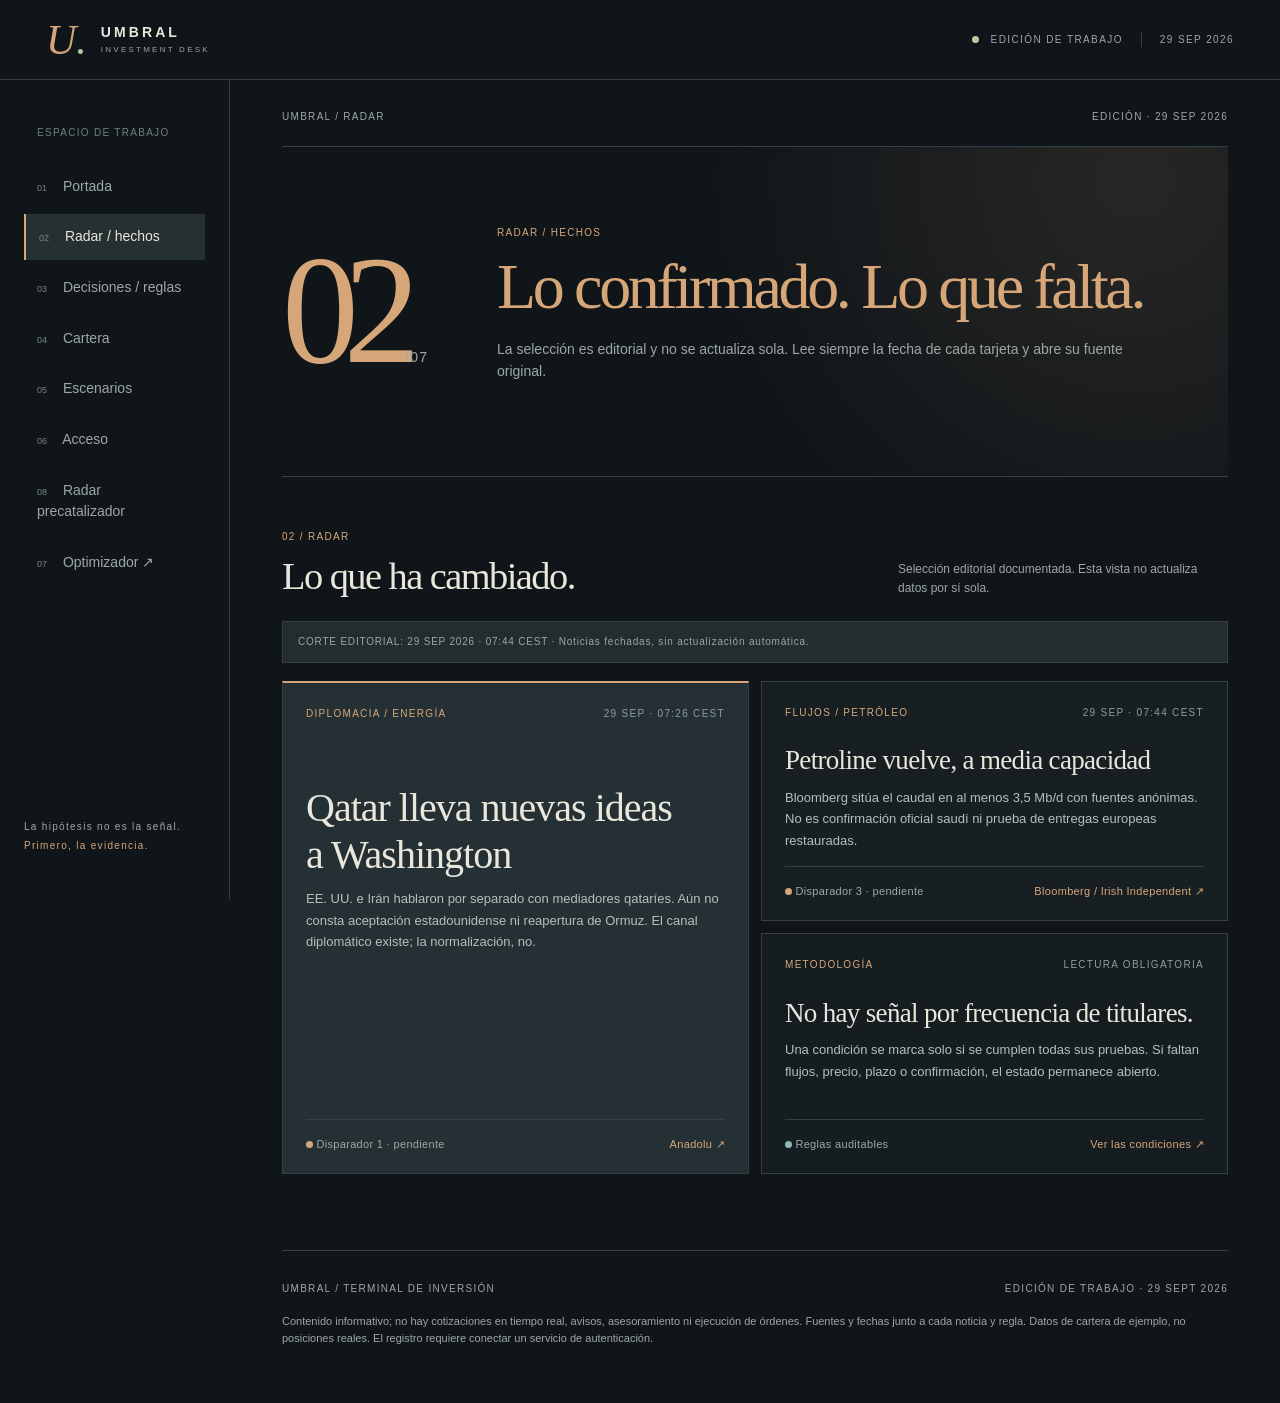
<file: radar.html>
<!doctype html>
<html lang="es"><head><meta charset="utf-8"><meta name="viewport" content="width=device-width, initial-scale=1"><meta name="theme-color" content="#12171b"><title>Radar · UMBRAL</title><link rel="stylesheet" href="./style.css"></head><body class="page-radar"><div class="shell"><header class="topbar"><a class="brand" href="./" aria-label="Umbral, inicio"><span class="brandmark">U<span class="markdot">.</span></span><span class="brandname">UMBRAL<small>INVESTMENT DESK</small></span></a><div class="session"><span class="live-dot"></span><span>EDICIÓN DE TRABAJO</span><span class="top-date">29 SEP 2026</span></div></header><div class="layout"><aside class="rail"><div class="rail-label">ESPACIO DE TRABAJO</div><nav aria-label="Secciones"><a  href="./"><span>01</span> Portada</a><a class="active" aria-current="page" href="./radar.html"><span>02</span> Radar / hechos</a><a href="./decisiones.html"><span>03</span> Decisiones / reglas</a><a href="./cartera.html"><span>04</span> Cartera</a><a href="./escenarios.html"><span>05</span> Escenarios</a><a href="./#registro"><span>06</span> Acceso</a><a href="./precatalizador.html"><span>08</span> Radar precatalizador</a><a href="./optimizador/"><span>07</span> Optimizador ↗</a></nav><div class="rail-bottom">La hipótesis no es la señal.<br><strong>Primero, la evidencia.</strong></div></aside><main><div class="eyebrow"><span>UMBRAL / RADAR</span><span>EDICIÓN · 29 SEP 2026</span></div><div class="page-masthead"><div class="mast-no">02<span>/07</span></div><div><div class="kicker">RADAR / HECHOS</div><h1>Lo confirmado. Lo que falta.</h1><p>La selección es editorial y no se actualiza sola. Lee siempre la fecha de cada tarjeta y abre su fuente original.</p></div></div><section class="section"><div class="section-head"><div><span class="section-num">02 / RADAR</span><h2>Lo que ha cambiado.</h2></div><p>Selección editorial documentada. Esta vista no actualiza datos por sí sola.</p></div><div class="editorial-stamp">CORTE EDITORIAL: 29 SEP 2026 · 07:44 CEST · Noticias fechadas, sin actualización automática.</div><div class="news-grid"><article class="news-card lead"><div class="card-meta"><span class="topic">DIPLOMACIA / ENERGÍA</span><span>29 SEP · 07:26 CEST</span></div><h3>Qatar lleva nuevas ideas a Washington</h3><p>EE. UU. e Irán hablaron por separado con mediadores qataríes. Aún no consta aceptación estadounidense ni reapertura de Ormuz. El canal diplomático existe; la normalización, no.</p><div class="news-foot"><span><i class="dot amber"></i> Disparador 1 · pendiente</span><a href="https://www.aa.com.tr/en/middle-east/iran-says-qatar-to-present-us-with-new-ideas-aimed-at-reopening-strait-of-hormuz/4072093" target="_blank" rel="noopener noreferrer">Anadolu ↗</a></div></article><article class="news-card"><div class="card-meta"><span class="topic">FLUJOS / PETRÓLEO</span><span>29 SEP · 07:44 CEST</span></div><h3>Petroline vuelve, a media capacidad</h3><p>Bloomberg sitúa el caudal en al menos 3,5 Mb/d con fuentes anónimas. No es confirmación oficial saudí ni prueba de entregas europeas restauradas.</p><div class="news-foot"><span><i class="dot amber"></i> Disparador 3 · pendiente</span><a href="https://www.independent.ie/business/world/saudi-arabia-restored-half-of-capacity-on-key-oil-pipeline/a/162289902.html" target="_blank" rel="noopener noreferrer">Bloomberg / Irish Independent ↗</a></div></article><article class="news-card muted-card"><div class="card-meta"><span class="topic">METODOLOGÍA</span><span>LECTURA OBLIGATORIA</span></div><h3>No hay señal por frecuencia de titulares.</h3><p>Una condición se marca solo si se cumplen todas sus pruebas. Si faltan flujos, precio, plazo o confirmación, el estado permanece abierto.</p><div class="news-foot"><span><i class="dot blue"></i> Reglas auditables</span><a href="./decisiones.html">Ver las condiciones ↗</a></div></article></div></section><footer><span>UMBRAL / TERMINAL DE INVERSIÓN</span><span>EDICIÓN DE TRABAJO · 29 SEPT 2026</span><p>Contenido informativo; no hay cotizaciones en tiempo real, avisos, asesoramiento ni ejecución de órdenes. Fuentes y fechas junto a cada noticia y regla. Datos de cartera de ejemplo, no posiciones reales. El registro requiere conectar un servicio de autenticación.</p></footer></main></div></div><script src="./config.js"></script><script src="./app.js"></script></body></html>
</file>
<file: style.css>
:root{--bg:#101519;--surface:#181f23;--surface2:#202a2d;--line:#354044;--text:#e9e6db;--muted:#9ca8a5;--gold:#d6a679;--lime:#b7cba5;--blue:#8bb7b9;--red:#d28c80}*{box-sizing:border-box}html{scroll-behavior:smooth}body{margin:0;background:var(--bg);color:var(--text);font-family:Arial,Helvetica,sans-serif;font-size:14px;line-height:1.55}a{color:inherit;text-decoration:none}button,input{font:inherit}button{cursor:pointer}.shell{max-width:1700px;margin:auto}.topbar{height:80px;border-bottom:1px solid var(--line);display:flex;align-items:center;justify-content:space-between;padding:0 46px}.brand{display:flex;gap:14px;align-items:center}.brandmark{font-family:Georgia,serif;font-size:42px;font-style:italic;line-height:1;color:var(--gold)}.markdot{color:var(--lime)}.brandname{font-size:14px;font-weight:700;letter-spacing:.22em}.brandname small{display:block;font-size:8px;font-weight:400;letter-spacing:.28em;color:var(--muted)}.session{display:flex;align-items:center;gap:12px;font-size:10px;letter-spacing:.14em;color:var(--muted)}.live-dot,.dot{display:inline-block;width:7px;height:7px;background:var(--lime);border-radius:50%;flex:none}.top-date{border-left:1px solid var(--line);padding-left:18px;margin-left:6px}.layout{display:grid;grid-template-columns:230px minmax(0,1fr)}.rail{position:sticky;top:0;align-self:start;min-height:calc(100vh - 80px);border-right:1px solid var(--line);padding:45px 24px;display:flex;flex-direction:column}.rail-label,.eyebrow,.kicker,.section-num,.card-meta,.panel-title,.source-note,.rail-bottom,footer,.figure-top,.figure-row,.figure-desc,.news-foot,.signal-id,.signal-status,.formula{letter-spacing:.13em;font-size:10px}.rail-label{color:#707f80;margin:0 0 23px 13px}.rail nav{display:flex;flex-direction:column;gap:5px}.rail nav a{padding:12px 13px;color:var(--muted);transition:.2s}.rail nav a span{font-size:9px;color:#758586;margin-right:12px}.rail nav a:hover,.rail nav a.active{background:#253033;color:var(--text)}.rail nav a.active{border-left:2px solid var(--gold)}.rail-bottom{margin-top:auto;color:var(--muted);line-height:1.9}.rail-bottom strong{color:var(--gold);font-weight:400}main{min-width:0;padding:0 52px}.eyebrow{display:flex;justify-content:space-between;color:var(--muted);padding:29px 0 21px;border-bottom:1px solid var(--line)}.hero{display:grid;grid-template-columns:minmax(0,1.25fr) minmax(280px,.75fr);gap:52px;align-items:center;padding:67px 0 66px}.kicker{color:var(--gold)}h1,h2,h3,p{margin-top:0}h1,h2,h3{font-weight:400}h1,h2{font-family:Georgia,'Times New Roman',serif}h1{font-size:clamp(43px,5vw,80px);line-height:1.06;letter-spacing:-.052em;margin:21px 0 23px;max-width:750px}h1 em{font-weight:400;color:var(--gold)}.hero p{font-size:15px;color:var(--muted);max-width:490px;line-height:1.75}.hero-actions{display:flex;gap:10px;flex-wrap:wrap;margin-top:31px}.button{display:inline-flex;justify-content:space-between;align-items:center;gap:25px;padding:13px 17px;font-size:12px;font-weight:600;min-height:46px}.button.primary{background:var(--gold);color:#171c1d}.button.quiet{border:1px solid var(--line);color:var(--text)}.button:hover{filter:brightness(1.12)}.hero-figure{background:linear-gradient(145deg,#253034,#1a2226 80%);border:1px solid #44504d;padding:26px 27px 21px;min-height:330px;box-shadow:15px 15px 0 #11191d}.figure-top{display:flex;align-items:center;justify-content:space-between;color:var(--muted)}.status-pill{background:#3b3830;color:#e8c79d;padding:5px 8px;font-size:9px;white-space:nowrap}.status-pill i{display:inline-block;width:6px;height:6px;background:var(--gold);border-radius:50%;margin-right:5px}.figure-number{font-family:Georgia,serif;font-size:104px;line-height:1;margin:28px 0 0;letter-spacing:-.08em}.figure-number span{font-size:34px;color:#657376;letter-spacing:0}.figure-desc{color:var(--muted);margin:2px 0 23px}.figure-divider{border-top:1px solid var(--line)}.figure-row{display:flex;justify-content:space-between;gap:10px;padding:11px 0;border-bottom:1px solid var(--line);color:var(--muted)}.figure-row b{font-weight:500;color:var(--gold)}.hero-figure small{display:block;color:#8b9998;font-size:10px;margin-top:17px;letter-spacing:0}.metrics{display:grid;grid-template-columns:repeat(3,1fr);border-top:1px solid var(--line);border-bottom:1px solid var(--line)}.metrics>div{padding:23px 22px 22px 0}.metrics>div+div{padding-left:22px;border-left:1px solid var(--line)}.metrics span{font-size:10px;letter-spacing:.12em;color:var(--gold)}.metrics strong{display:block;margin:6px 0 4px;font-family:Georgia,serif;font-size:21px;font-weight:400;line-height:1.2}.metrics p{margin:0;color:var(--muted);font-size:12px}.section{padding:76px 0 12px;scroll-margin-top:20px}.section-head{display:flex;justify-content:space-between;gap:28px;align-items:end;margin-bottom:24px}.section-num{color:var(--gold)}h2{font-size:clamp(34px,3vw,49px);letter-spacing:-.04em;margin:9px 0 0;line-height:1.1}.section-head p{max-width:330px;color:var(--muted);font-size:12px;margin:0}.news-grid{display:grid;grid-template-columns:repeat(2,minmax(0,1fr));gap:12px}.news-card{background:var(--surface);border:1px solid var(--line);padding:23px 23px 20px;min-height:240px;display:flex;flex-direction:column}.news-card.lead{grid-row:span 2;background:#253034;border-top:2px solid var(--gold);min-height:493px}.news-card.muted-card{background:#151d21}.card-meta{display:flex;justify-content:space-between;gap:12px;color:#8d9d9e}.card-meta .topic{color:var(--gold)}.news-card h3{font-family:Georgia,serif;font-size:27px;letter-spacing:-.025em;line-height:1.16;margin:25px 0 10px}.news-card.lead h3{font-size:40px;max-width:380px;margin-top:64px}.news-card p{font-size:13px;color:#b4bfbd;line-height:1.65}.news-foot{display:flex;justify-content:space-between;gap:10px;flex-wrap:wrap;border-top:1px solid var(--line);padding-top:16px;margin-top:auto;color:var(--muted);letter-spacing:.03em;font-size:11px}.news-foot a{color:var(--gold)}.dot.amber{background:var(--gold)}.dot.blue{background:var(--blue)}.signal-list{border-top:1px solid var(--line)}.signal{display:grid;grid-template-columns:180px minmax(0,1fr) 110px;gap:20px;padding:26px 0;border-bottom:1px solid var(--line);align-items:start}.signal-id{font-family:Georgia,serif;color:var(--gold);font-size:35px;line-height:1}.signal-id span{display:block;font-family:Arial,sans-serif;font-size:9px;color:var(--muted);margin-top:12px}.signal h3{font-family:Georgia,serif;font-size:23px;line-height:1.1;margin:0 0 8px}.signal p{color:var(--muted);font-size:12px;max-width:530px;margin:0}.signal-status{color:var(--gold);border:1px solid #685648;padding:7px 8px;text-align:center;white-space:nowrap;font-size:9px}.source-note{color:var(--muted);letter-spacing:0;font-size:11px;margin-top:16px}.portfolio-grid,.scenario-grid{display:grid;grid-template-columns:1fr 1fr;gap:12px}.panel{border:1px solid var(--line);background:var(--surface);padding:25px;min-width:0}.panel-title{display:flex;justify-content:space-between;gap:10px;color:var(--text);margin-bottom:19px}.panel-title span{color:var(--gold)}.helper,.insight{font-size:12px;color:var(--muted)}.weight-row{display:grid;grid-template-columns:1fr 60px 40px;gap:10px;align-items:center;padding:9px 0;border-bottom:1px solid var(--line);font-size:13px}.weight-row input{width:60px;padding:6px;border:1px solid var(--line);background:#11191c;color:var(--text);text-align:right;border-radius:0}.weight-row i,.legend i{display:inline-block;width:9px;height:9px;margin-right:9px}.weight-row .suffix{color:var(--muted)}.weight-total{font-size:12px;color:var(--lime);margin-top:17px}.weight-total.error{color:var(--red)}.donut-wrap{display:flex;align-items:center;gap:25px;min-height:245px}.donut{height:185px;width:185px;border-radius:50%;display:grid;place-items:center;flex:none}.donut-center{display:flex;align-items:center;justify-content:center;flex-direction:column;background:var(--surface);border-radius:50%;height:120px;width:120px;font:41px Georgia,serif}.donut-center small{font:9px Arial,sans-serif;letter-spacing:.09em;color:var(--muted)}.legend{display:grid;gap:10px;font-size:12px;min-width:0}.legend div{white-space:nowrap}.legend span{color:var(--muted)}.insight{border-top:1px solid var(--line);padding-top:15px;margin:0}.scenario-controls label{display:block;font-size:12px;color:var(--muted);margin:11px 0 17px}.scenario-controls output{float:right;color:var(--text)}input[type=range]{width:100%;display:block;margin-top:9px;accent-color:var(--gold)}.preset-row{display:flex;flex-wrap:wrap;gap:7px;border-top:1px solid var(--line);padding-top:17px}.preset-row button{border:1px solid var(--line);background:#263034;color:var(--text);padding:8px 11px;font-size:11px}.preset-row button:hover{border-color:var(--gold)}.impact-value{font-family:Georgia,serif;font-size:clamp(54px,6vw,90px);line-height:1.15;color:var(--lime);margin:30px 0 8px;letter-spacing:-.06em}.impact-value.negative{color:var(--red)}.impact p{font-size:12px;color:var(--muted);max-width:370px}.impact-bars{margin-top:25px}.impact-row{display:grid;grid-template-columns:110px 1fr 60px;gap:10px;align-items:center;font-size:11px;margin:13px 0;color:var(--muted)}.impact-track{height:6px;background:#344044;position:relative}.impact-track i{display:block;height:6px;background:var(--gold);position:absolute;left:50%}.impact-track i.minus{background:var(--red);right:50%;left:auto}.impact-row b{color:var(--text);text-align:right;font-weight:400}.formula{border-top:1px solid var(--line);padding-top:18px;color:var(--muted);letter-spacing:0;margin-top:27px}.add-value{margin-top:12px;border:1px solid #665443;background:#272b2a;display:flex;gap:28px;padding:22px 25px}.add-num{color:var(--gold);font:38px Georgia,serif;white-space:nowrap}.add-value h3{font:23px Georgia,serif;margin:0 0 7px}.add-value p{font-size:12px;line-height:1.7;color:#c4c8be;margin:0}.optimizer-box{background:#262b29;border:1px solid #665443;padding:42px;display:flex;justify-content:space-between;gap:25px;overflow:hidden}.optimizer-box h2{margin:13px 0 15px}.optimizer-box p{font-size:13px;color:#bdc5bf;max-width:570px;line-height:1.7}.optimizer-box .button{margin-top:10px}.optimizer-glyph{font:130px Georgia,serif;color:#d6a67922;align-self:center;position:relative}.optimizer-glyph span{position:absolute;right:0;bottom:20px;font:11px Arial,sans-serif;color:var(--gold);letter-spacing:.18em}footer{border-top:1px solid var(--line);padding:30px 0 55px;display:flex;flex-wrap:wrap;justify-content:space-between;gap:10px;color:var(--muted);margin-top:64px}footer p{flex-basis:100%;font-size:11px;letter-spacing:0;margin:7px 0 0}@media(max-width:1100px){main{padding:0 30px}.layout{grid-template-columns:190px minmax(0,1fr)}.rail{padding:30px 15px}.hero{gap:30px}.donut-wrap{flex-wrap:wrap}.news-card.lead{min-height:450px}}@media(max-width:760px){.topbar{height:62px;padding:0 16px}.top-date{display:none}.session{font-size:9px}.brandmark{font-size:34px}.brandname{font-size:12px}.layout{display:block}.rail{min-height:0;position:sticky;top:0;z-index:5;padding:0;border-right:0;background:#101519;border-bottom:1px solid var(--line)}.rail-label,.rail-bottom{display:none}.rail nav{flex-direction:row;overflow-x:auto;gap:0;scrollbar-width:none;white-space:nowrap;padding:0 10px}.rail nav::-webkit-scrollbar{display:none}.rail nav a{padding:13px 10px;font-size:11px}.rail nav a span{display:none}main{padding:0 17px}.eyebrow{padding:19px 0 10px;font-size:9px}.eyebrow span:last-child{max-width:120px;text-align:right}.hero{grid-template-columns:1fr;gap:28px;padding:42px 0 34px}h1{font-size:clamp(40px,10vw,56px);margin:14px 0 17px}.hero p{font-size:13px}.hero-actions{margin-top:22px}.hero-figure{min-height:0;padding:18px 19px;box-shadow:7px 7px 0 #11191d}.figure-number{font-size:72px;margin-top:19px}.figure-desc{margin-bottom:13px}.metrics{grid-template-columns:1fr}.metrics>div,.metrics>div+div{padding:14px 0;border-left:0;border-top:1px solid var(--line)}.metrics>div:first-child{border-top:0}.metrics strong{font-size:18px}.metrics p{font-size:11px}.section{padding-top:55px}.section-head{display:block}.section-head p{margin-top:12px}.news-grid,.portfolio-grid,.scenario-grid{grid-template-columns:1fr}.news-card,.news-card.lead{min-height:0;grid-row:auto;padding:20px}.news-card.lead h3{font-size:30px;margin:27px 0 10px}.news-card h3{font-size:25px;margin:20px 0 10px}.news-card p{font-size:12px}.signal{grid-template-columns:40px 1fr;gap:13px;padding:20px 0}.signal-id{font-size:26px}.signal-id span{display:none}.signal h3{font-size:19px}.signal-status{grid-column:2;justify-self:start;font-size:8px;padding:5px 7px}.panel{padding:20px}.donut-wrap{flex-wrap:nowrap;gap:18px}.donut{width:150px;height:150px}.donut-center{width:94px;height:94px;font-size:29px}.legend{font-size:10px}.add-value{padding:18px;gap:15px}.add-num{font-size:25px}.optimizer-box{padding:25px}.optimizer-glyph{display:none}footer{margin-top:45px;padding-bottom:30px}}@media(max-width:360px){.donut-wrap{flex-wrap:wrap}.hero-actions .button{width:100%}.card-meta{font-size:9px}.session{letter-spacing:0}}
.signup-box{border:1px solid #786049;background:linear-gradient(135deg,#293132,#1c2528);padding:38px;display:grid;grid-template-columns:minmax(0,1fr) 210px;gap:48px}.signup-box h2{margin:13px 0}.signup-box p{color:#bfcbc7;font-size:13px;line-height:1.7;max-width:590px}.signup-box form{margin-top:26px;max-width:520px}.signup-box label{display:block;font-size:10px;letter-spacing:.16em;color:var(--gold);margin-bottom:9px}.signup-controls{display:flex;gap:8px}.signup-controls input{min-width:0;flex:1;background:#11191c;border:1px solid #64706b;border-radius:0;color:var(--text);padding:13px;font-size:14px}.signup-controls button{border:0;background:var(--gold);color:#131b1b;padding:12px 17px;font-weight:700;white-space:nowrap}.signup-controls button:disabled{opacity:.45;cursor:not-allowed}.signup-box #signup-state{font-size:11px;color:var(--gold);margin:7px 0 0}.signup-box .privacy{font-size:11px;color:var(--muted);margin:18px 0 0}.signup-aside{border-left:1px solid #54605b;padding-left:22px;display:flex;flex-direction:column;justify-content:center;gap:31px;font-family:Georgia,serif;font-size:16px;color:var(--gold)}@media(max-width:760px){.signup-box{grid-template-columns:1fr;padding:24px;gap:18px}.signup-aside{border-left:0;border-top:1px solid #54605b;padding:17px 0 0;gap:7px;font-size:12px}.signup-controls{flex-wrap:wrap}.signup-controls input,.signup-controls button{width:100%;min-height:46px}}
/* Separate workspaces share one system but use their own visual hierarchy. */
body.page-radar{--page-accent:#d6a679}body.page-senales{--page-accent:#d28c80}body.page-cartera{--page-accent:#8bb7b9}body.page-escenarios{--page-accent:#b7cba5}body.page-portada{--page-accent:#d6a679}
.page-masthead{display:grid;grid-template-columns:180px minmax(0,1fr);gap:35px;min-height:330px;align-items:center;border-bottom:1px solid var(--line);background:radial-gradient(circle at 90% 10%,color-mix(in srgb,var(--page-accent) 12%,transparent),transparent 47%)}.mast-no{font:clamp(100px,12vw,190px)/1 Georgia,serif;color:var(--page-accent);letter-spacing:-.1em}.mast-no span{font:14px Arial,sans-serif;letter-spacing:.1em;color:var(--muted)}.page-masthead .kicker,.page-masthead h1{color:var(--page-accent)}.page-masthead h1{max-width:820px;margin:12px 0 19px;font-size:clamp(42px,5vw,72px)}.page-masthead p{max-width:670px;color:var(--muted);font-size:14px}.page-masthead+.section{padding-top:48px}.page-senales .signal-list{border-top:2px solid var(--page-accent)}.page-senales .signal-id,.page-senales .section-num{color:var(--page-accent)}.page-cartera .panel{border-top:2px solid var(--page-accent)}.page-escenarios .panel{border-top:2px solid var(--page-accent)}.editorial-stamp{border:1px solid var(--line);padding:12px 15px;margin:0 0 18px;background:#232c2e;font-size:10px;letter-spacing:.08em;color:var(--muted)}.editorial-stamp a,.source-note a{color:var(--gold);text-decoration:underline;text-underline-offset:3px}.source-note{line-height:1.6}
@media(max-width:760px){.page-masthead{grid-template-columns:1fr;gap:0;min-height:0;padding:34px 0 28px}.mast-no{font-size:72px}.page-masthead h1{font-size:43px}.page-masthead p{font-size:12px}.page-masthead+.section{padding-top:30px}}
body.page-precat{--page-accent:#d6a679}.page-precat .scan-grid{display:grid;grid-template-columns:repeat(2,minmax(0,1fr));gap:13px}.scan-card{background:#1a2226;border:1px solid var(--line);border-top:3px solid #5d7271;padding:21px;min-width:0}.scan-card.high{border-top-color:var(--gold)}.scan-card-head{display:flex;justify-content:space-between;gap:12px;align-items:start}.scan-ticker{font:32px Georgia,serif;line-height:1}.scan-score{font:26px Georgia,serif;color:var(--gold);white-space:nowrap}.scan-score small{font:10px Arial,sans-serif;color:var(--muted)}.scan-card p{font-size:12px;line-height:1.65;color:var(--muted);margin:13px 0}.scan-card dl{display:grid;grid-template-columns:1fr auto;gap:7px 14px;margin:17px 0;font-size:12px}.scan-card dt{color:var(--muted)}.scan-card dd{margin:0;text-align:right;overflow-wrap:anywhere}.scan-card .scan-caution{border-top:1px solid var(--line);padding-top:12px;color:#e5c3a6}.scan-card a{color:var(--gold);text-decoration:underline;text-underline-offset:3px;font-size:11px}.scan-card .scan-links{display:flex;gap:16px;flex-wrap:wrap}.scan-error{color:var(--red)}@media(max-width:760px){.page-precat .scan-grid{grid-template-columns:1fr}.scan-card{padding:18px}.scan-ticker{font-size:28px}}
</file>
